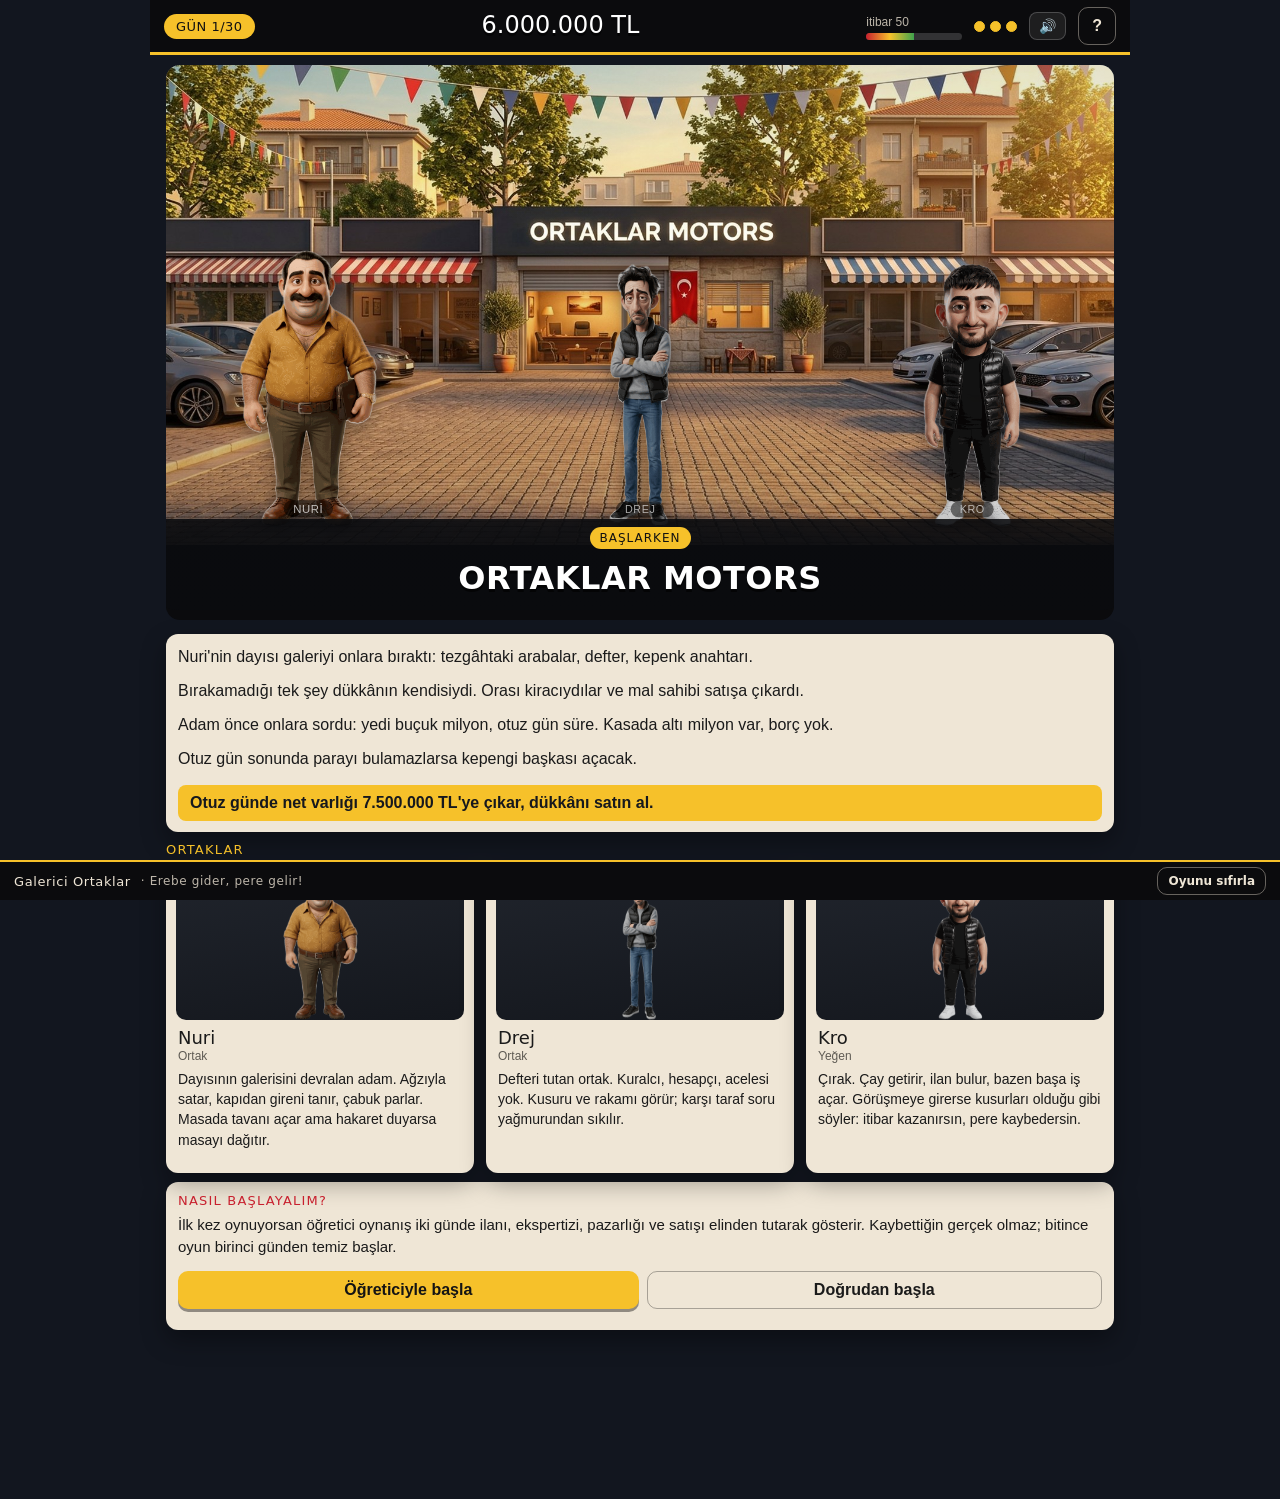
<file: index.html>
<!DOCTYPE html>
<html lang="tr">
<head>
<meta charset="utf-8">
<meta name="viewport" content="width=device-width, initial-scale=1">
<title>Galerici Ortaklar</title>
<meta name="description" content="Sanayide ikinci el galeri isletme ve pazarlik oyunu. 30 gun, bir kasa, uc ortak.">
<meta name="theme-color" content="#F6C12A">
<link rel="icon" href="img/ikon/ikon-32.png" sizes="32x32" type="image/png">
<link rel="apple-touch-icon" href="img/ikon/ikon-192.png">
<link rel="manifest" href="manifest.json">
<link rel="stylesheet" href="style.css">
</head>
<body>

<div id="uygulama"></div>

<!-- Script sirasi sabittir (tasarim/08). ES modulu yok: index.html cift tiklanip file:// altinda calisabilsin. -->
<script src="js/config.js"></script>
<script src="js/rng.js"></script>
<script src="js/yardimci.js"></script>
<script src="data/modeller.js"></script>
<script src="data/replikler.js"></script>
<script src="data/kartlar.js"></script>
<script src="data/rehber.js"></script>
<script src="data/hikaye.js"></script>
<script src="data/sefer.js"></script>
<script src="data/sinav.js"></script>
<script src="data/trendler.js"></script>
<script src="js/araba.js"></script>
<script src="js/ekspertiz.js"></script>
<script src="js/karakterler.js"></script>
<script src="js/pazarlik.js"></script>
<script src="js/musteri.js"></script>
<script src="js/olaylar.js"></script>
<script src="js/sahne.js"></script>
<script src="js/diyalog.js"></script>
<script src="js/hikaye.js"></script>
<script src="js/trend.js"></script>
<script src="js/sefer.js"></script>
<script src="js/konsinye.js"></script>
<script src="js/takas.js"></script>
<script src="js/cek.js"></script>
<script src="js/belge.js"></script>
<script src="js/rehber.js"></script>
<script src="js/gun.js"></script>
<script src="js/state.js"></script>
<script src="js/ses.js"></script>
<script src="js/ekspertiz-sema.js"></script>
<script src="js/grafik.js"></script>
<script src="js/karne.js"></script>
<script src="js/ui.js"></script>
<script src="js/pwa.js"></script>

</body>
</html>
</file>
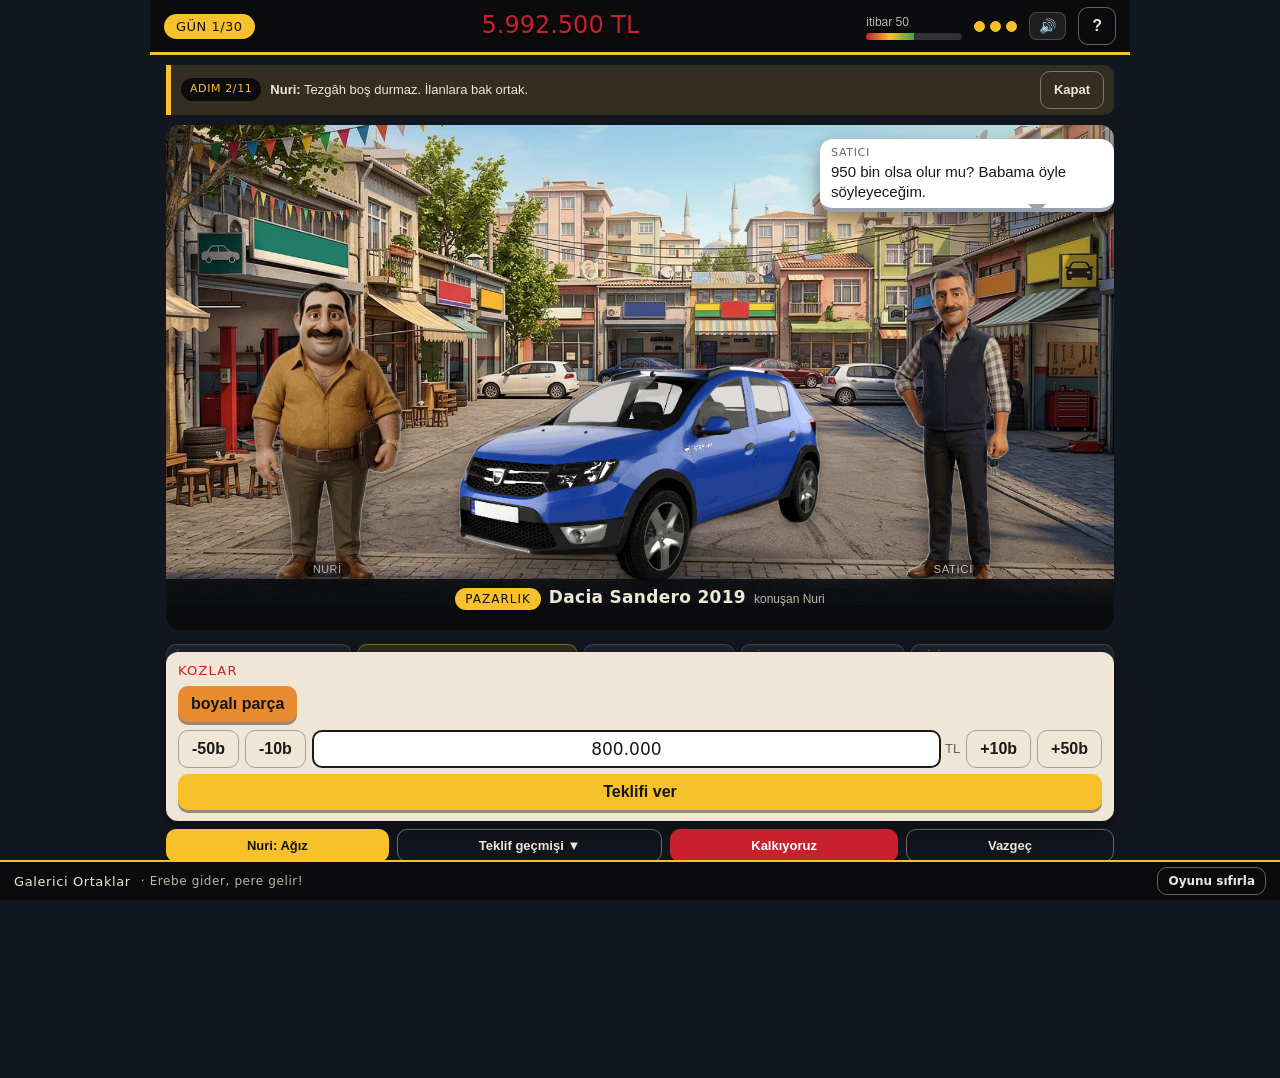
<file: deneme-ekran.html>
<!DOCTYPE html>
<html lang="tr">
<head>
<meta charset="utf-8">
<meta name="viewport" content="width=device-width, initial-scale=1">
<title>Deneme — pazarlık ekranı</title>
<link rel="stylesheet" href="style.css">
</head>
<body>
<div id="uygulama"></div>

<script src="js/config.js"></script>
<script src="js/rng.js"></script>
<script src="js/yardimci.js"></script>
<script src="data/modeller.js"></script>
<script src="data/replikler.js"></script>
<script src="data/kartlar.js"></script>
<script src="data/rehber.js"></script>
<script src="data/hikaye.js"></script>
<script src="data/sefer.js"></script>
<script src="data/sinav.js"></script>
<script src="data/trendler.js"></script>
<script src="js/araba.js"></script>
<script src="js/ekspertiz.js"></script>
<script src="js/karakterler.js"></script>
<script src="js/pazarlik.js"></script>
<script src="js/musteri.js"></script>
<script src="js/olaylar.js"></script>
<script src="js/sahne.js"></script>
<script src="js/diyalog.js"></script>
<script src="js/hikaye.js"></script>
<script src="js/trend.js"></script>
<script src="js/sefer.js"></script>
<script src="js/konsinye.js"></script>
<script src="js/takas.js"></script>
<script src="js/cek.js"></script>
<script src="js/belge.js"></script>
<script src="js/rehber.js"></script>
<script src="js/gun.js"></script>
<script src="js/state.js"></script>
<script src="js/ses.js"></script>
<script src="js/ekspertiz-sema.js"></script>
<script src="js/grafik.js"></script>
<script src="js/karne.js"></script>
<script src="js/ui.js"></script>
<script>
window.addEventListener("load", function () {
  var s = G.durum.yeniOyun(4242);
  G.olaylar.secenekSec(s, 0);
  var ilan = s.ilanlar[0];
  G.ekspertiz.gozKontrol(ilan);
  G.ekspertiz.ekspertizYap(s, ilan, "normal");
  G.pazarlik.alisBaslat(s, ilan.id, "nuri");
  G.pazarlik.alisTeklif(s, Math.round(ilan.istenenFiyat * 0.82 / 10000) * 10000);
  s.ekran = "pazarlik";
  G.ui.ciz();
});
</script>
</body>
</html>
</file>
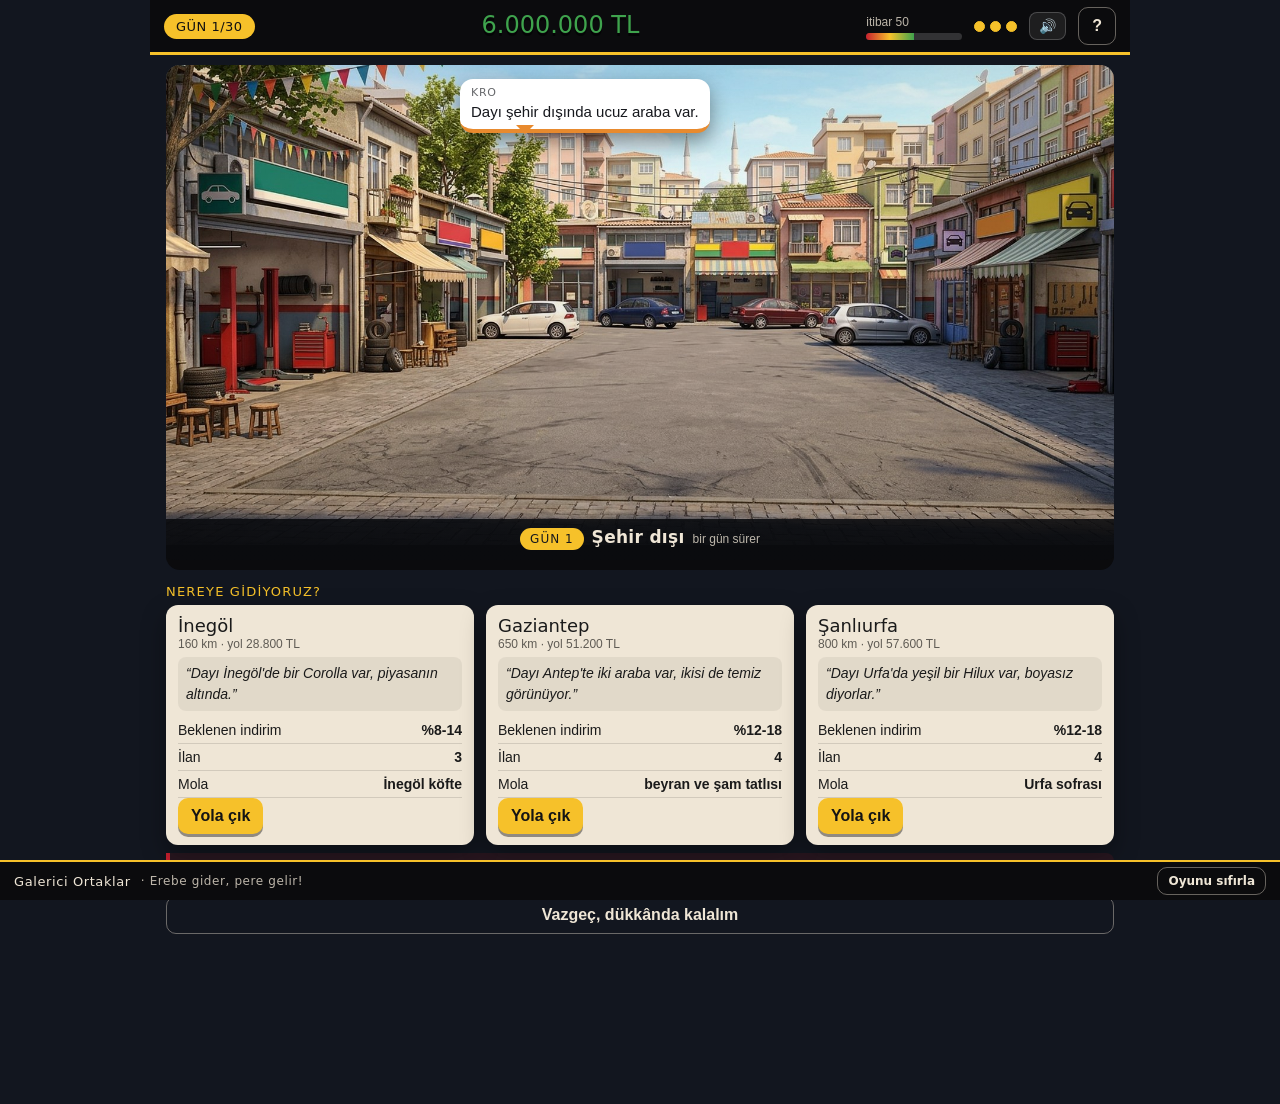
<file: sefer-ekran.html>
<!doctype html><html lang="tr"><head><meta charset="utf-8">
<meta name="viewport" content="width=device-width,initial-scale=1">
<title>Sefer denemesi</title><link rel="stylesheet" href="style.css"></head>
<body><div id="uygulama"></div>
<script src="js/config.js"></script><script src="js/rng.js"></script><script src="js/yardimci.js"></script>
<script src="data/modeller.js"></script><script src="data/replikler.js"></script>
<script src="data/kartlar.js"></script><script src="data/rehber.js"></script>
<script src="data/hikaye.js"></script><script src="data/sefer.js"></script>
<script src="data/sinav.js"></script>
<script src="data/trendler.js"></script>
<script src="js/araba.js"></script><script src="js/ekspertiz.js"></script><script src="js/karakterler.js"></script>
<script src="js/pazarlik.js"></script><script src="js/musteri.js"></script><script src="js/olaylar.js"></script>
<script src="js/sahne.js"></script><script src="js/diyalog.js"></script><script src="js/hikaye.js"></script>
<script src="js/trend.js"></script>
<script src="js/sefer.js"></script>
<script src="js/konsinye.js"></script>
<script src="js/takas.js"></script>
<script src="js/cek.js"></script>
<script src="js/belge.js"></script><script src="js/rehber.js"></script><script src="js/gun.js"></script>
<script src="js/state.js"></script><script src="js/ses.js"></script>
<script src="js/ekspertiz-sema.js"></script>
<script src="js/grafik.js"></script>
<script src="js/karne.js"></script>
<script src="js/ui.js"></script>
<script>
window.addEventListener("load", function () {
  var s = G.durum.yeniOyun(4242);
  s.diyalog = null; s.aktifKart = null; s.aktifHikaye = null;
  s.rehber.acik = false;
  s.faz = "mesai"; s.aksiyon = 3; s.ekran = "dukkan";
  var hedef = (location.hash || "#secim").slice(1);
  if (hedef === "secim") { s.ekran = "seferSecim"; }
  else { G.sefer.baslat(s, "gaziantep"); if (hedef === "yemek") G.sefer.yemek(s); }
  G.ui.ciz();
});
</script></body></html>
</file>
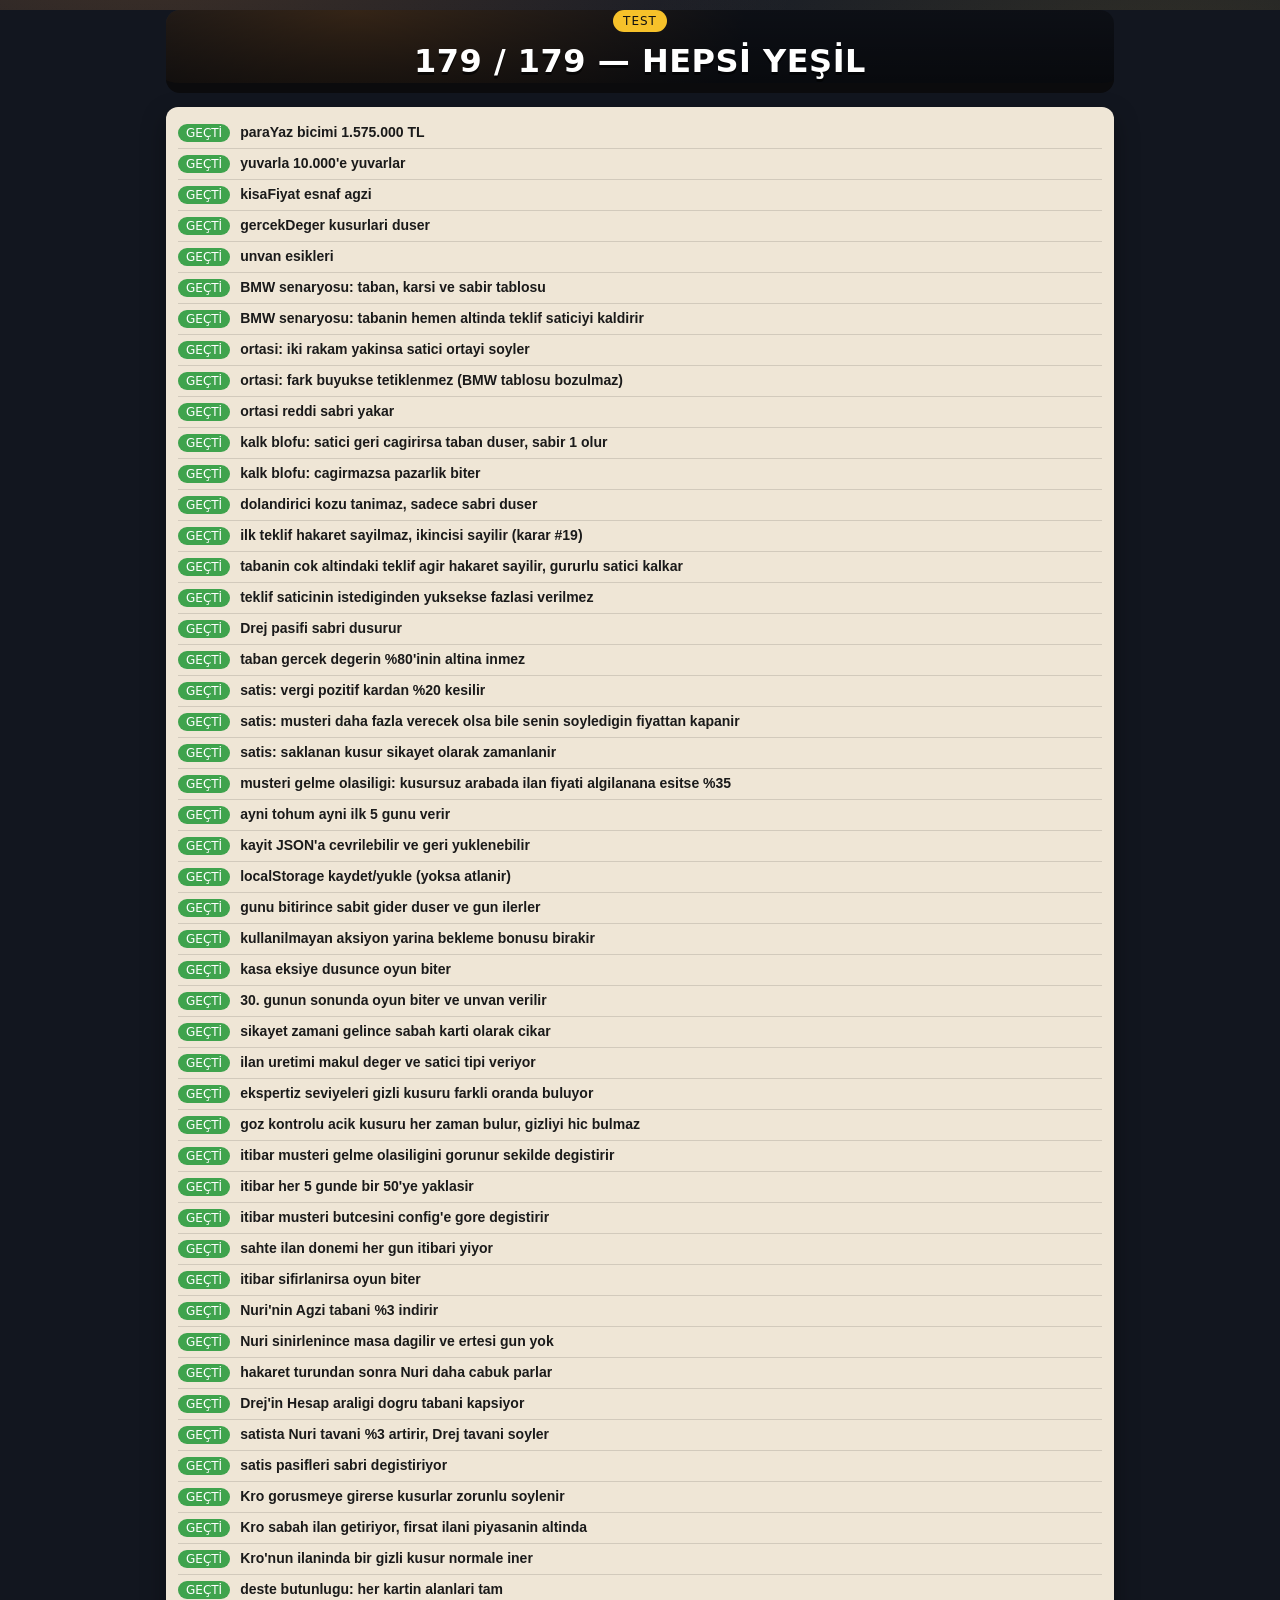
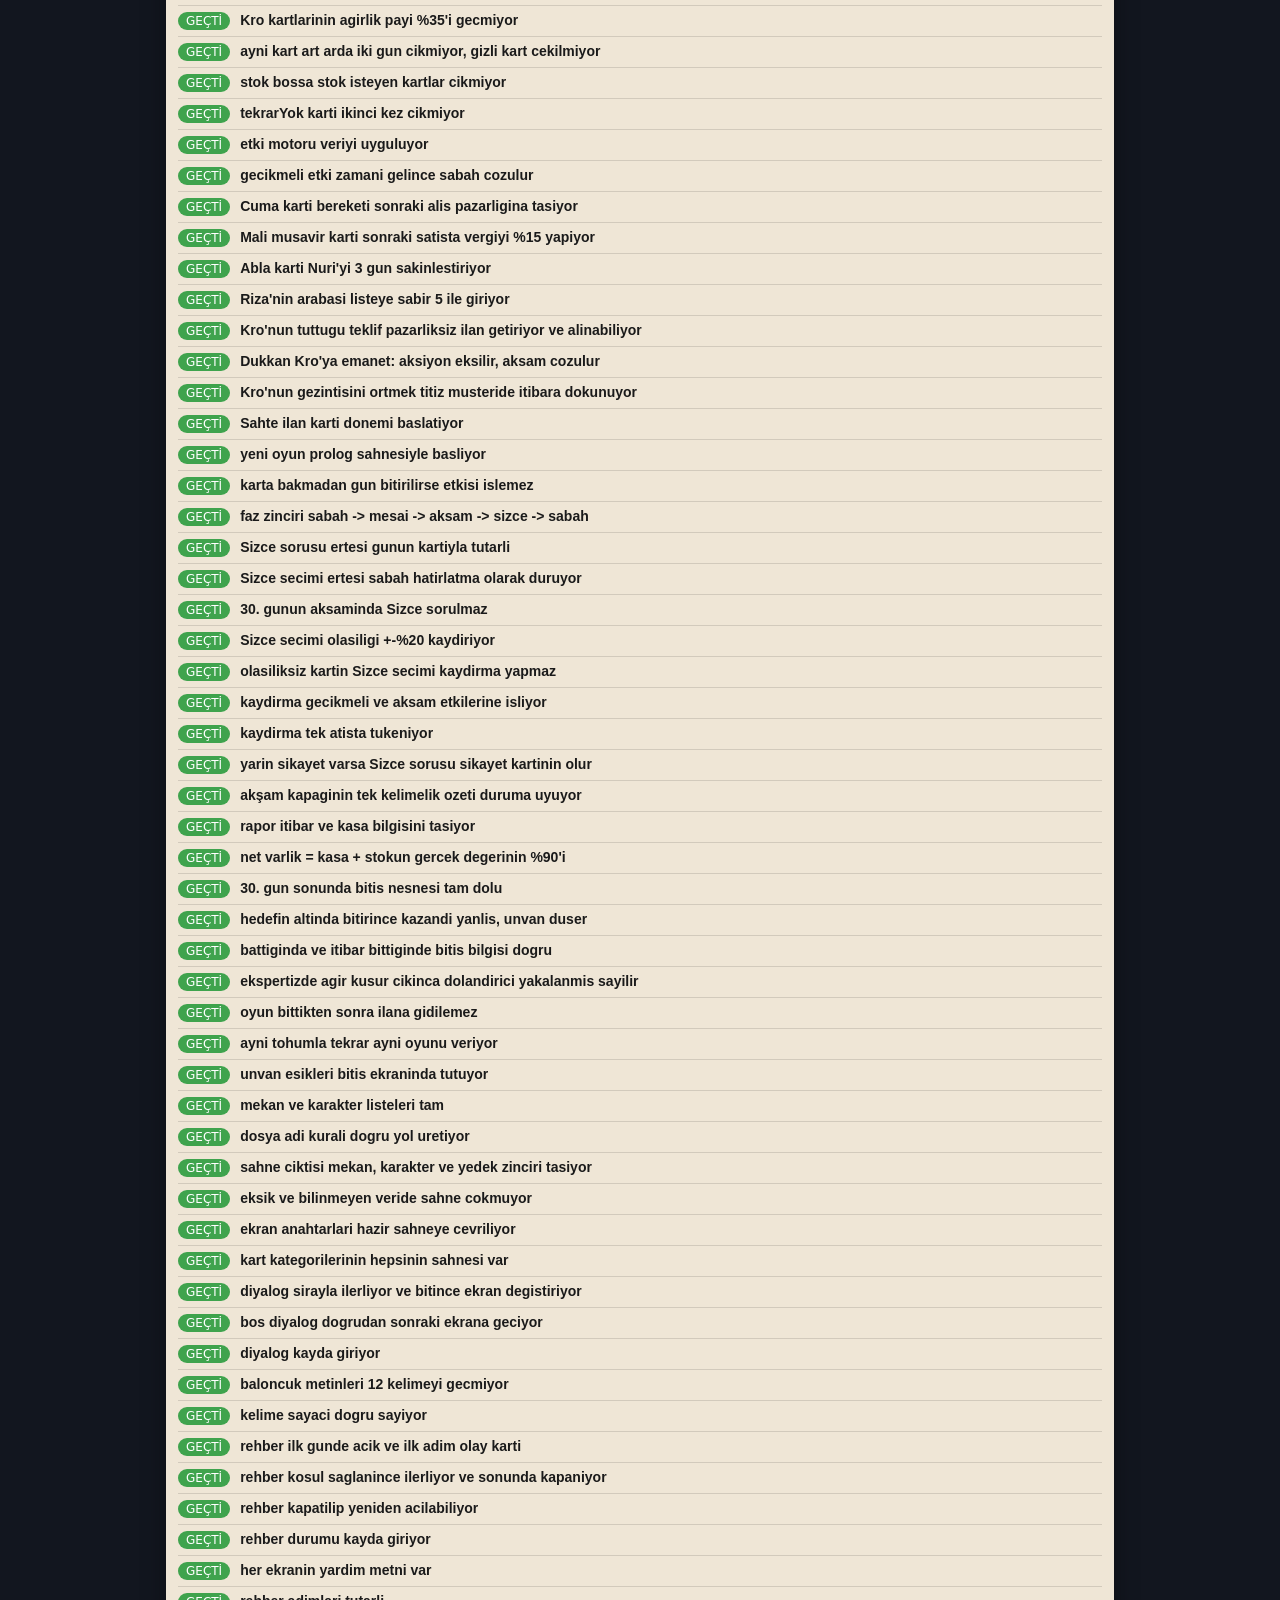
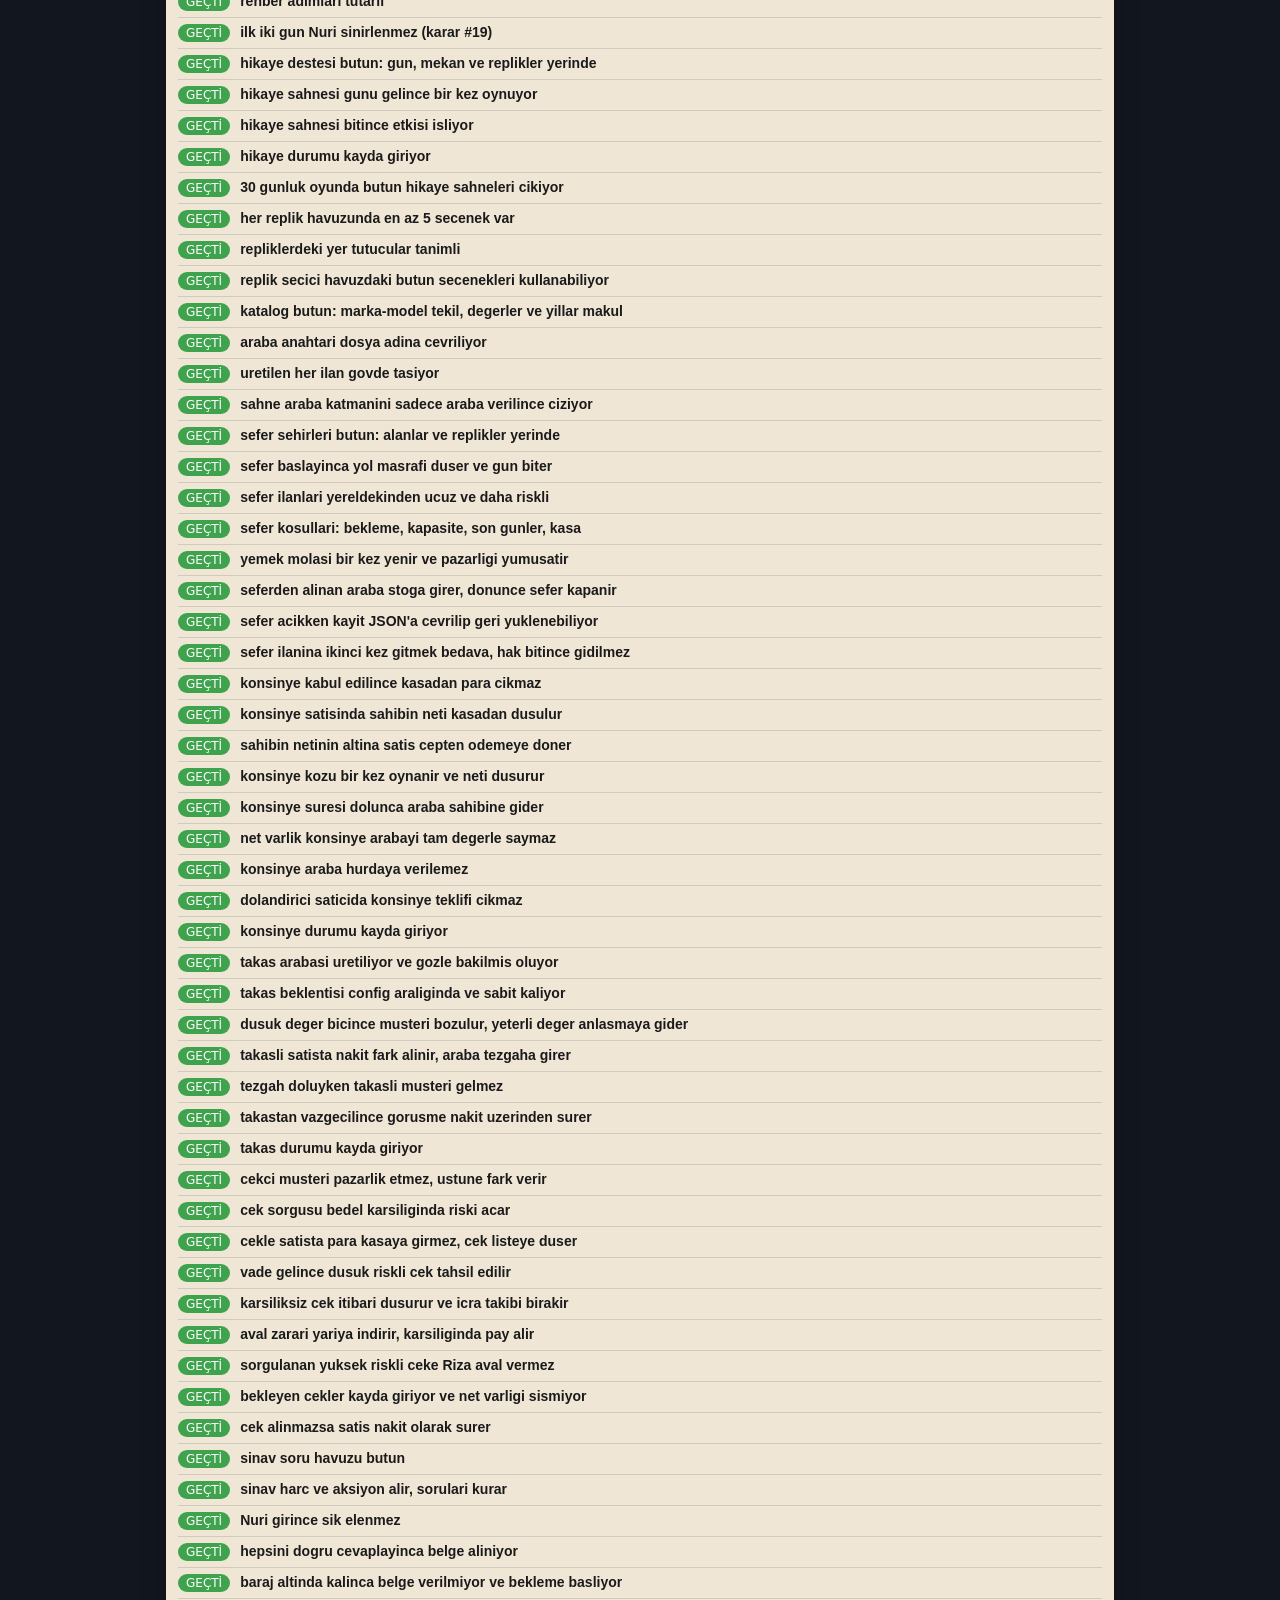
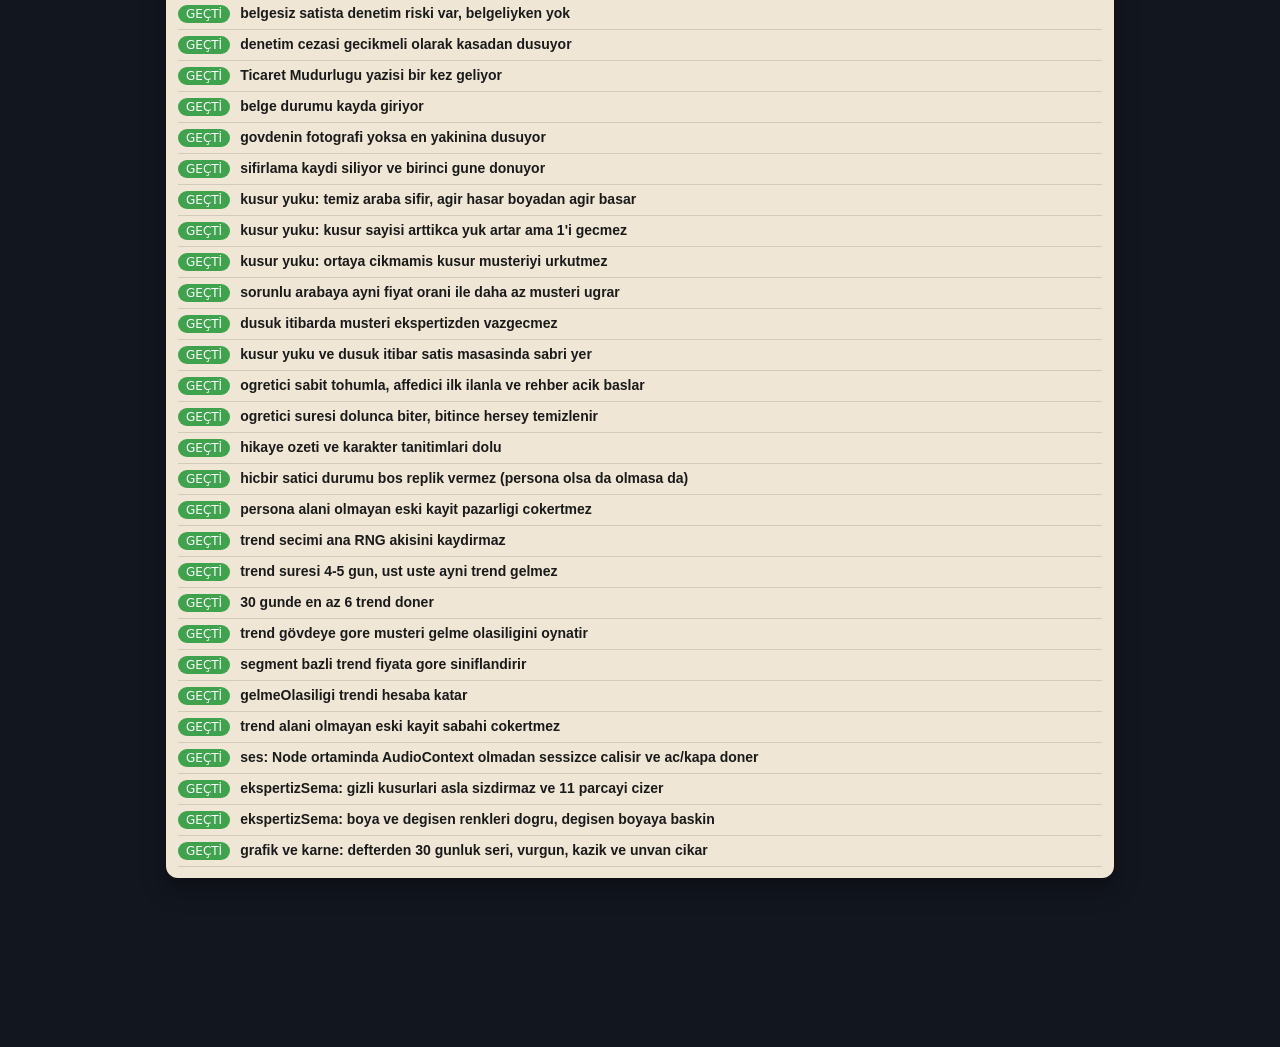
<file: test.html>
<!DOCTYPE html>
<html lang="tr">
<head>
<meta charset="utf-8">
<meta name="viewport" content="width=device-width, initial-scale=1">
<title>Galerici Ortaklar — Testler</title>
<link rel="stylesheet" href="style.css">
<style>
  .test-satir { display: flex; gap: 10px; align-items: baseline; padding: 6px 0; border-bottom: 1px solid var(--cizgi); font-size: 14px; }
  .test-satir .durum { font-family: var(--baslik-font); font-size: 12px; padding: 2px 8px; border-radius: 99px; flex: 0 0 auto; }
  .gecti .durum { background: var(--yesil); color: #fff; }
  .kaldi .durum { background: var(--kirmizi); color: #fff; }
  .test-hata { color: var(--kirmizi); font-size: 13px; }
</style>
</head>
<body>

<div id="uygulama">
  <div class="kapak">
    <div class="etiket">TEST</div>
    <h2 id="ozet">Çalışıyor...</h2>
  </div>
  <div class="kutu" id="sonuclar"></div>
</div>

<!-- ui.js yuklenmez: testler DOM'suz mantigi sinar (tasarim/08) -->
<script src="js/config.js"></script>
<script src="js/rng.js"></script>
<script src="js/yardimci.js"></script>
<script src="data/modeller.js"></script>
<script src="data/replikler.js"></script>
<script src="data/kartlar.js"></script>
<script src="data/rehber.js"></script>
<script src="data/hikaye.js"></script>
<script src="data/sefer.js"></script>
<script src="data/sinav.js"></script>
<script src="data/trendler.js"></script>
<script src="js/araba.js"></script>
<script src="js/ekspertiz.js"></script>
<script src="js/karakterler.js"></script>
<script src="js/pazarlik.js"></script>
<script src="js/musteri.js"></script>
<script src="js/olaylar.js"></script>
<script src="js/sahne.js"></script>
<script src="js/diyalog.js"></script>
<script src="js/hikaye.js"></script>
<script src="js/trend.js"></script>
<script src="js/sefer.js"></script>
<script src="js/konsinye.js"></script>
<script src="js/takas.js"></script>
<script src="js/cek.js"></script>
<script src="js/belge.js"></script>
<script src="js/rehber.js"></script>
<script src="js/gun.js"></script>
<script src="js/state.js"></script>
<script src="js/ses.js"></script>
<script src="js/ekspertiz-sema.js"></script>
<script src="js/grafik.js"></script>
<script src="js/karne.js"></script>
<script src="js/test.js"></script>
<script>
(function () {
  var sonuclar = G.testKos();
  var gecen = 0, html = "";
  for (var i = 0; i < sonuclar.length; i++) {
    var s = sonuclar[i];
    if (s.gecti) gecen++;
    html += '<div class="test-satir ' + (s.gecti ? "gecti" : "kaldi") + '">' +
      '<span class="durum">' + (s.gecti ? "GEÇTİ" : "KALDI") + "</span>" +
      "<span><b>" + s.ad + "</b>" +
      (s.gecti ? "" : '<div class="test-hata">' + s.hata + "</div>") +
      "</span></div>";
  }
  document.getElementById("sonuclar").innerHTML = html;
  document.getElementById("ozet").textContent = gecen + " / " + sonuclar.length +
    (gecen === sonuclar.length ? " — HEPSİ YEŞİL" : " — KALAN VAR");
  if (gecen !== sonuclar.length) {
    console.error("Kalan testler:", sonuclar.filter(function (s) { return !s.gecti; }));
  }
})();
</script>

</body>
</html>
</file>
<file: style.css>
/* style.css — gorsel yon: dizinin kapak sablonu (karar #9, tasarim/07).
   Font dosyasi henuz yok; sistem font yigini kullaniliyor (internetsiz calisir).
   img/ klasoru bos oldugu icin arka planlar CSS gradyani. */

:root {
  --sari: #F6C12A;
  --kirmizi: #C8202E;
  --yesil: #3FA34D;
  --gece: #12161F;
  --komur: #0B0B0D;
  --bej: #EFE6D6;
  --turuncu: #E88A2E;
  --beyaz: #FFFFFF;

  --metin: #1A1A1A;
  --cizgi: rgba(0, 0, 0, .12);
  --baslik-font: "Arial Black", "Haettenschweiler", "Franklin Gothic Heavy", Impact, system-ui, sans-serif;
  --govde-font: "Segoe UI", Roboto, "Helvetica Neue", Arial, sans-serif;
}

* { box-sizing: border-box; }

html, body {
  margin: 0;
  padding: 0;
  background: var(--gece);
  color: var(--bej);
  font-family: var(--govde-font);
  font-size: 16px;
  -webkit-text-size-adjust: 100%;
}

/* Gece sanayi / sicak ic mekan hissi: fotograf gelene kadar gradyan yer tutucu */
body::before {
  content: "";
  position: fixed;
  inset: 0;
  background:
    radial-gradient(1100px 520px at 12% -8%, rgba(232, 138, 46, .20), transparent 60%),
    radial-gradient(900px 480px at 92% 8%, rgba(246, 193, 42, .12), transparent 60%),
    linear-gradient(180deg, #161b26 0%, #10141c 55%, #0b0d12 100%);
  z-index: -1;
}

#uygulama {
  max-width: 980px;
  margin: 0 auto;
  /* Alttaki bosluk hem alt serit hem de yapiskan eylem seridi icin:
     yoksa sayfanin son kutusu seridin altinda kaliyor (Adim 21'de yakalandi). */
  padding: 0 16px 160px;
}

/* ---------- ust bar ---------- */

.ustbar {
  position: sticky;
  top: 0;
  z-index: 5;
  display: flex;
  align-items: center;
  gap: 12px;
  padding: 7px 14px;
  margin: 0 -16px 10px;
  background: var(--komur);
  border-bottom: 3px solid var(--sari);
}

.ustbar-sol { flex: 0 0 auto; }
.ustbar-orta { flex: 1 1 auto; text-align: center; }
.ustbar-sag { flex: 0 0 auto; display: flex; align-items: center; gap: 12px; }

.gun-etiket {
  display: inline-block;
  background: var(--sari);
  color: #111;
  font-family: var(--baslik-font);
  font-size: 13px;
  letter-spacing: .5px;
  padding: 5px 12px;
  border-radius: 999px;
}

.kasa {
  font-family: var(--baslik-font);
  font-size: clamp(17px, 3.2vw, 24px);
  color: var(--beyaz);
  text-shadow: 0 3px 0 rgba(0, 0, 0, .55);
  line-height: 1.05;
}

.kucuk { font-size: 12px; opacity: .78; }
.orta { text-align: center; }

.itibar-kutu { min-width: 96px; }
.itibar-cubuk {
  height: 7px;
  background: rgba(255, 255, 255, .16);
  border-radius: 99px;
  overflow: hidden;
  margin-top: 3px;
}
.itibar-cubuk i {
  display: block;
  height: 100%;
  background: linear-gradient(90deg, var(--kirmizi), var(--sari), var(--yesil));
}

.noktalar { display: flex; gap: 5px; }
.nokta {
  width: 11px; height: 11px;
  border-radius: 99px;
  background: rgba(255, 255, 255, .18);
  border: 1px solid rgba(255, 255, 255, .25);
}
.nokta.dolu { background: var(--sari); border-color: var(--sari); }

/* ---------- genel yerlesim ---------- */

.icerik { display: block; }

.bolum-baslik {
  font-family: var(--baslik-font);
  font-size: 13px;
  letter-spacing: 1.2px;
  color: var(--sari);
  margin: 10px 0 6px;
}

.bos {
  padding: 14px;
  border: 1px dashed rgba(239, 230, 214, .3);
  border-radius: 10px;
  font-size: 14px;
  opacity: .8;
}

.serit-haber {
  background: rgba(0, 0, 0, .35);
  border-left: 4px solid var(--turuncu);
  padding: 6px 10px;
  border-radius: 0 10px 10px 0;
  font-size: 14px;
}
.serit-haber div + div { margin-top: 3px; }

/* Piyasa trendi seridi (js/trend.js): tezgahta her gun gorunur */
.trend-serit {
  display: flex;
  align-items: center;
  gap: 8px;
  margin-bottom: 7px;
  padding: 5px 10px;
  border-radius: 10px;
  background: rgba(63, 163, 77, .16);
  border-left: 4px solid var(--yesil, #3FA34D);
  font-size: 14px;
}
.trend-rozet {
  font-size: 11px;
  font-weight: 700;
  letter-spacing: .06em;
  padding: 2px 7px;
  border-radius: 99px;
  background: var(--yesil, #3FA34D);
  color: #0f1115;
}
.trend-etiket { font-weight: 700; }
.trend-kalan { margin-left: auto; opacity: .75; font-size: 13px; }

.kart-liste {
  display: grid;
  grid-template-columns: repeat(auto-fill, minmax(230px, 1fr));
  gap: 12px;
}

.kart, .kutu {
  background: var(--bej);
  color: var(--metin);
  border-radius: 12px;
  padding: 11px 12px;
  box-shadow: 0 10px 24px rgba(0, 0, 0, .35);
}

.kutu { margin: 9px 0; }
.kutu .bolum-baslik { color: var(--kirmizi); margin-top: 0; }
.kutu .kucuk { opacity: .7; }

.kart-baslik {
  font-family: var(--baslik-font);
  font-size: 18px;
  line-height: 1.15;
}

.satir {
  display: flex;
  justify-content: space-between;
  gap: 10px;
  padding: 5px 0;
  border-bottom: 1px solid var(--cizgi);
  font-size: 14px;
}
.satir:last-child { border-bottom: 0; }
.satir.toplam { font-weight: 700; border-top: 2px solid var(--metin); border-bottom: 0; }
.satir.bilinmeyen { opacity: .65; font-style: italic; }

.kar { color: #1f7a33; }
.zarar { color: var(--kirmizi); }

.istenen {
  font-family: var(--baslik-font);
  font-size: 22px;
  margin: 6px 0;
}
.istenen.buyuk { font-size: 32px; color: var(--beyaz); text-shadow: 0 3px 0 rgba(0, 0, 0, .5); }

.iddia {
  font-style: italic;
  background: rgba(0, 0, 0, .06);
  border-radius: 8px;
  padding: 6px 8px;
  margin: 6px 0;
  font-size: 14px;
}

.rozet {
  display: inline-block;
  margin-top: 8px;
  background: var(--turuncu);
  color: #1a1a1a;
  font-size: 12px;
  font-weight: 700;
  padding: 3px 9px;
  border-radius: 99px;
}

.uyari {
  margin-top: 8px;
  background: rgba(200, 32, 46, .12);
  border-left: 4px solid var(--kirmizi);
  padding: 7px 9px;
  border-radius: 0 8px 8px 0;
  font-size: 13px;
  color: #7c1420;
}

.mesaj {
  margin: 8px 0;
  background: rgba(0, 0, 0, .07);
  border-left: 4px solid var(--turuncu);
  padding: 7px 9px;
  border-radius: 0 8px 8px 0;
  font-size: 14px;
}

.etiket {
  display: inline-block;
  background: var(--sari);
  color: #111;
  font-family: var(--baslik-font);
  font-size: 12px;
  letter-spacing: 1px;
  padding: 4px 10px;
  border-radius: 999px;
  margin-bottom: 8px;
}

.bant {
  background: var(--kirmizi);
  color: var(--beyaz);
  font-family: var(--baslik-font);
  font-size: 15px;
  letter-spacing: .6px;
  padding: 8px 12px;
  margin: 10px -14px;
  text-align: center;
}

/* ---------- kapak sablonu ---------- */

/* Sahne (karar #17): arka plan gorseli + onunde karakterler + baloncuk */
.sahne {
  position: relative;
  display: block;
  width: 100%;
  height: min(54vh, 480px);
  min-height: 150px;
  overflow: hidden;
  background: #11141B;
  cursor: pointer;
}
.mekan { position: absolute; inset: 0; z-index: 0; }
.mekan-foto { position: absolute; inset: 0; width: 100%; height: 100%; object-fit: cover; object-position: center 62%; display: block; }
.sahne[data-mekan="galeri-onu"] .mekan-foto { object-position: center 42%; }
.mekan-ad {
  position: absolute;
  left: 50%;
  top: 34%;
  transform: translate(-50%, -50%);
  font-family: var(--baslik-font);
  font-size: clamp(15px, 2.2vw, 26px);
  letter-spacing: 3px;
  text-transform: uppercase;
  color: rgba(255, 255, 255, .20);
  white-space: nowrap;
}
.sahne-araba {
  position: absolute;
  left: 50%;
  bottom: 20px;
  width: 50%;
  height: 46%;
  transform: translateX(-50%);
  z-index: 2;
}
/* Arabanin lastikleri altina gercekci zemin golgesi: fotoya yapistirilmis gibi durmasin */
.sahne-araba::before {
  content: "";
  position: absolute;
  left: 50%;
  bottom: -2%;
  width: 88%;
  height: 22%;
  transform: translateX(-50%);
  background: radial-gradient(ellipse at center, rgba(0, 0, 0, .62) 0%, rgba(0, 0, 0, .28) 50%, transparent 75%);
  filter: blur(4px);
  pointer-events: none;
  z-index: 0;
}
.araba-foto {
  position: relative;
  z-index: 1;
  width: 100%;
  height: 100%;
  object-fit: contain;
  object-position: bottom center;
  display: block;
  filter: contrast(1.07) saturate(1.08) brightness(1.02) drop-shadow(0 3px 5px rgba(0, 0, 0, .32));
}
.sahne[data-mekan="galeri-onu"] .araba-foto,
.sahne[data-mekan="sanayi-avlu"] .araba-foto {
  filter: contrast(1.08) saturate(1.10) sepia(.07) brightness(1.01) drop-shadow(0 3px 5px rgba(0, 0, 0, .34));
}
.sahne-kisiler { position: absolute; inset: 0; z-index: 3; }
/* Uc kisi yan yana dizilince ortadaki figur tabelanin onune geliyor: hepsi birden
   kuculup kenarlara aciliyor. Tek ve iki kisilik sahneler eski olcusunde kaliyor. */
.sahne-kisiler.uclu .karakter { height: 56%; }
.sahne-kisiler.uclu .karakter.sol { left: 2%; }
.sahne-kisiler.uclu .karakter.sag { right: 2%; }
.karakter {
  position: absolute;
  bottom: 18px;
  height: 65%;
  width: 26%;
  transform-origin: bottom center;
  transition: filter .18s ease, transform .18s ease;
}
.karakter::before {
  content: "";
  position: absolute;
  left: 50%;
  bottom: -4px;
  width: 62%;
  height: 16px;
  transform: translateX(-50%);
  background: radial-gradient(ellipse at center, rgba(0, 0, 0, .52) 0%, rgba(0, 0, 0, .22) 52%, transparent 78%);
  filter: blur(3px);
  pointer-events: none;
}
.karakter.adsiz::before { display: none; }
.karakter.sol { left: 4%; }
.karakter.orta { left: 37%; }
.karakter.sag { right: 4%; }
.karakter .siluet,
.karakter-foto {
  /* Herkes ayni boyda dursun: olcu yukseklikten alinir, genislik oranla gelir.
     Yoksa Nuri gibi genis duran bir kesim, Drej gibi ince duranin yarisi kadar gorunuyor. */
  position: absolute;
  bottom: 0;
  left: 50%;
  transform: translateX(-50%);
  height: 100%;
  width: auto;
  max-width: 185%;
  object-fit: contain;
  object-position: bottom center;
  display: block;
  /* Fotograf kesimleri sahnenin uzerinde yuzer gibi durmasin */
  filter: contrast(1.03) saturate(1.04) drop-shadow(0 5px 8px rgba(0, 0, 0, .38));
}
.sahne[data-mekan="gece-sanayi"] .karakter-foto {
  filter: brightness(.95) sepia(.10) saturate(1.06) drop-shadow(0 5px 10px rgba(0, 0, 0, .48));
}
.sahne[data-mekan="gece-sokak"] .karakter-foto {
  filter: brightness(.90) contrast(1.06) drop-shadow(0 5px 12px rgba(0, 0, 0, .52));
}
.karakter.geride { filter: brightness(.92) saturate(.96); transform: scale(.98); }
.karakter.konusan { filter: contrast(1.03) saturate(1.04); transform: scale(1.03); z-index: 3; }
.karakter.adsiz { height: auto; bottom: 16%; }
.karakter.adsiz .karakter-ad { position: static; transform: none; display: inline-block; }
.karakter-ad {
  position: absolute;
  bottom: 10px;
  left: 50%;
  transform: translateX(-50%);
  font-size: 11px;
  letter-spacing: .6px;
  text-transform: uppercase;
  color: rgba(255, 255, 255, .7);
  background: rgba(0, 0, 0, .5);
  padding: 2px 9px;
  border-radius: 99px;
  white-space: nowrap;
}
/* Tam kare karakter gorseli: yuklenirse mekan ve siluetler gizlenir */
.portre-foto {
  position: absolute;
  inset: 0;
  width: 100%;
  height: 100%;
  object-fit: cover;
  object-position: center 30%;
  z-index: 2;
  display: block;
}
.sahne.portreli .mekan,
.sahne.portreli .sahne-kisiler { display: none; }

.sahne-perde {
  position: absolute;
  inset: 0;
  z-index: 1;
  pointer-events: none;
  background: linear-gradient(180deg, rgba(0,0,0,.10) 0%, rgba(0,0,0,0) 36%, rgba(0,0,0,.28) 100%);
}
.kapak-ic {
  position: relative;
  z-index: 4;
  width: 100%;
  padding: 8px 14px 10px;
  text-align: center;
  background: linear-gradient(180deg, rgba(10,11,14,.88), rgba(10,11,14,.98));
  margin-top: -26px;
}
.kapak-ic .bant { margin-left: -16px; margin-right: -16px; }
.tek-satir {
  display: flex;
  align-items: baseline;
  justify-content: center;
  flex-wrap: wrap;
  gap: 8px;
  font-size: 15px;
}
.tek-satir b { font-family: var(--baslik-font); font-size: 17px; letter-spacing: .3px; }
.tek-satir .etiket { margin: 0; }

/* Konusma baloncuklari: replik karakterin agzindan cikar (Eren'in istegi) */
.sahne-konusma { position: absolute; inset: 0; z-index: 5; pointer-events: none; }
.baloncuk {
  position: absolute;
  top: 3%;
  transform: translateX(-50%);
  max-width: 36%;
  min-width: 120px;
  background: #FFFFFF;
  color: #16181D;
  border-radius: 13px;
  padding: 7px 11px;
  font-size: clamp(12px, 1.35vw, 15px);
  line-height: 1.3;
  text-align: left;
  box-shadow: 0 8px 20px rgba(0, 0, 0, .42);
  border-bottom: 4px solid #D9D3C6;
}
.baloncuk.sol { left: 31%; }
.baloncuk.orta { left: 50%; }
.baloncuk.sag { left: 69%; }
.baloncuk::after {
  content: "";
  position: absolute;
  bottom: -14px;
  left: 50%;
  margin-left: -9px;
  border: 9px solid transparent;
  border-top-color: #D9D3C6;
}
.baloncuk.sol::after { left: 26%; }
.baloncuk.sag::after { left: 74%; }
.baloncuk .kim {
  display: block;
  font-family: var(--baslik-font);
  font-size: 11px;
  letter-spacing: .7px;
  text-transform: uppercase;
  opacity: .65;
  margin-bottom: 2px;
}
.baloncuk.nuri { border-bottom-color: var(--sari); }
.baloncuk.nuri::after { border-top-color: var(--sari); }
.baloncuk.drej { border-bottom-color: #4E6490; }
.baloncuk.drej::after { border-top-color: #4E6490; }
.baloncuk.kro { border-bottom-color: var(--turuncu); }
.baloncuk.kro::after { border-top-color: var(--turuncu); }
.baloncuk.satici, .baloncuk.musteri { border-bottom-color: #9AA2AE; }
.baloncuk.satici::after, .baloncuk.musteri::after { border-top-color: #9AA2AE; }
.baloncuk.kizgin { background: #FFF1F1; }
@media (max-width: 540px) {
  .baloncuk, .baloncuk.sol, .baloncuk.orta, .baloncuk.sag {
    left: 50%;
    max-width: 88%;
    min-width: 0;
    padding: 6px 9px;
    font-size: 12px;
    border-radius: 10px;
  }
  .rakam-oge { flex: 1 1 44%; min-width: 0; }
  .altserit { padding: 4px 12px; font-size: 11px; white-space: nowrap; overflow: hidden; }
  .altserit .kucuk { display: none; }
  .eylem-serit { bottom: 30px; }
  .baloncuk .kim { font-size: 9px; }
}

.kapak {
  position: relative;
  overflow: hidden;
  display: block;
  margin: 10px 0 14px;
  border-radius: 14px;
  background:
    linear-gradient(180deg, rgba(0, 0, 0, .45), rgba(0, 0, 0, .65)),
    radial-gradient(600px 300px at 20% 0%, rgba(232, 138, 46, .35), transparent 65%),
    #171c27;
  border-bottom: 10px solid var(--komur);
  text-align: center;
}
.kapak h2 {
  font-family: var(--baslik-font);
  font-size: clamp(19px, 3.6vw, 32px);
  color: var(--beyaz);
  text-shadow: 0 3px 0 rgba(0, 0, 0, .6);
  margin: 2px 0 3px;
  letter-spacing: .5px;
  text-transform: uppercase;
}
.kapak .bant { margin-left: -16px; margin-right: -16px; }
.kucuk-kapak h2 { font-size: clamp(17px, 3vw, 26px); }

/* Baslangic rehberi */
.rehber-bant {
  display: flex;
  align-items: center;
  gap: 9px;
  background: rgba(246, 193, 42, .14);
  border-left: 5px solid var(--sari);
  border-radius: 0 10px 10px 0;
  padding: 6px 10px;
  margin: 0 0 8px;
  font-size: 13px;
  line-height: 1.35;
}
.rehber-bant.drej { background: rgba(110, 134, 184, .16); border-left-color: #6E86B8; }
.rehber-bant.kro { background: rgba(232, 138, 46, .16); border-left-color: var(--turuncu); }
.rehber-etiket {
  flex: 0 0 auto;
  font-family: var(--baslik-font);
  font-size: 11px;
  letter-spacing: .6px;
  background: var(--komur);
  color: var(--sari);
  padding: 4px 9px;
  border-radius: 99px;
}
.rehber-metin { flex: 1 1 auto; }
.rehber-kapat { flex: 0 0 auto; padding: 6px 10px; font-size: 12px; }
.yardim-btn { padding: 5px 12px; font-weight: 800; font-size: 15px; }
.yardim-kart { border-left: 5px solid var(--sari); }

/* Faz B: rakam seridi ve detay kutusu */
.rakam-serit {
  display: flex;
  flex-wrap: wrap;
  gap: 5px;
  margin: 8px 0;
}
.rakam-oge {
  flex: 1 1 auto;
  min-width: 92px;
  background: rgba(239, 230, 214, .08);
  border: 1px solid rgba(239, 230, 214, .16);
  border-radius: 10px;
  padding: 5px 9px;
  display: flex;
  flex-direction: column;
  gap: 0;
}
.rakam-oge i {
  font-style: normal;
  font-size: 11px;
  letter-spacing: .4px;
  text-transform: uppercase;
  opacity: .6;
}
.rakam-oge b { font-size: 14px; }
.rakam-oge.vurgu { background: rgba(246, 193, 42, .14); border-color: rgba(246, 193, 42, .4); }
.rakam-oge.vurgu b { color: var(--sari); }
.rakam-oge.zarar b, .rakam-oge.kizgin b { color: #FF8F97; }
.rakam-oge.kar b, .rakam-oge.sakin b { color: #7FD68C; }
.rakam-oge.gergin b { color: var(--turuncu); }

.detay { margin: 4px 0 8px; }
.detay-btn { font-size: 13px; padding: 7px 12px; }
.detay-ic { margin-top: 8px; }
.mesaj.kisa { margin: 8px 0; font-size: 13px; }

/* Pazarlik ve satis kontrolleri ekranda kalsin (Adim 16) */
.eylem-serit {
  position: sticky;
  bottom: 38px;
  z-index: 6;
  padding-top: 8px;
  background: linear-gradient(180deg, rgba(18, 22, 31, 0) 0%, rgba(18, 22, 31, .94) 18%, rgba(18, 22, 31, .98) 100%);
}
.eylem-serit .kutu { margin: 0 0 7px; }
.eylem-serit .ana-butonlar { margin: 0 0 6px; }
.teklif-birim {
  flex: 0 0 auto;
  font-size: 13px;
  opacity: .65;
  margin-left: -2px;
}
.kapanis.orta { text-align: center; margin: 14px 0; }
.yardim-kart div + div { margin-top: 4px; }
.yardim-rehber {
  margin-top: 8px;
  padding-top: 8px;
  border-top: 1px solid rgba(0, 0, 0, .14);
  font-size: 13px;
  opacity: .9;
}

/* oyun sonu kapagi */
.bitis-kapak {
  background:
    linear-gradient(180deg, rgba(0, 0, 0, .40), rgba(0, 0, 0, .75)),
    radial-gradient(600px 300px at 50% 0%, rgba(200, 32, 46, .30), transparent 68%),
    #15161d;
}
.bitis-kapak.kazandi {
  background:
    linear-gradient(180deg, rgba(0, 0, 0, .35), rgba(0, 0, 0, .68)),
    radial-gradient(620px 320px at 50% 0%, rgba(246, 193, 42, .38), transparent 68%),
    #1a1811;
}
.bitis-kapak h2 { font-size: clamp(22px, 5vw, 38px); }

/* "Sizce?" kapagi: gun sonunun imza ekrani (tasarim/07) */
.sizce-kapak {
  background:
    linear-gradient(180deg, rgba(0, 0, 0, .35), rgba(0, 0, 0, .72)),
    radial-gradient(520px 280px at 25% 5%, rgba(246, 193, 42, .30), transparent 65%),
    #15131c;
}
.sizce-kapak .bant { font-size: 17px; }

.hatirlatma {
  font-style: italic;
  font-size: 13px;
  opacity: .75;
  border-left: 3px solid var(--sari);
  padding-left: 8px;
  margin-bottom: 8px;
}

/* olay karti: kapak sablonunun kucuk hali (tasarim/07) */
.hikaye-kapak .etiket { background: var(--kirmizi); color: #fff; }

.olay-kapak {
  background:
    linear-gradient(180deg, rgba(0, 0, 0, .35), rgba(0, 0, 0, .7)),
    radial-gradient(500px 260px at 80% 10%, rgba(200, 32, 46, .35), transparent 65%),
    #1a1420;
}
.diyalog-tiklama {
  position: absolute;
  inset: 0;
  z-index: 3;
  background: transparent;
  border: 0;
  padding: 0;
  cursor: pointer;
  pointer-events: auto;
}
.devam-isaret {
  position: absolute;
  right: 12px;
  bottom: 10px;
  z-index: 5;
  background: rgba(0, 0, 0, .55);
  color: var(--bej);
  font-size: 12px;
  letter-spacing: .5px;
  padding: 4px 10px;
  border-radius: 99px;
  pointer-events: none;
}

.kart-metin {
  margin: 4px 0 12px;
  font-size: 15px;
  line-height: 1.5;
}

.buyuk-sayi {
  font-family: var(--baslik-font);
  font-size: clamp(21px, 4.4vw, 32px);
  color: var(--beyaz);
  text-shadow: 0 3px 0 rgba(0, 0, 0, .55);
  margin: 2px 0;
}
.kutu .buyuk-sayi { color: var(--metin); text-shadow: none; }

/* ---------- butonlar ---------- */

.btn {
  font: inherit;
  font-weight: 700;
  cursor: pointer;
  border: 0;
  border-radius: 10px;
  padding: 9px 13px;
  background: #2a3040;
  color: var(--bej);
  box-shadow: 0 3px 0 rgba(0, 0, 0, .4);
}
.btn:hover:not(:disabled) { filter: brightness(1.12); }
.btn:active:not(:disabled) { transform: translateY(2px); box-shadow: 0 1px 0 rgba(0, 0, 0, .4); }
.btn:disabled { opacity: .45; cursor: not-allowed; }

.sari-btn { background: var(--sari); color: #141414; }
.kirmizi-btn { background: var(--kirmizi); color: #fff; }
.yesil-btn { background: var(--yesil); color: #fff; }
.nuri-btn { background: var(--sari); color: #141414; }
.drej-btn { background: #28344d; color: var(--bej); }
.koz-btn { background: var(--turuncu); color: #141414; }
.kro-btn { background: var(--turuncu); color: #141414; }
.soluk { opacity: .55; }
.soluk:hover { opacity: .8; }
.ince {
  background: transparent;
  border: 1px solid rgba(239, 230, 214, .4);
  box-shadow: none;
  font-weight: 600;
}
.kutu .ince { border-color: rgba(0, 0, 0, .3); color: var(--metin); }
.genis { width: 100%; margin-top: 6px; }

.btn-satir { display: flex; flex-wrap: wrap; gap: 7px; margin: 8px 0; }
.ana-butonlar { display: flex; flex-wrap: wrap; gap: 8px; margin: 10px 0; }
.ana-butonlar .btn { flex: 1 1 auto; min-width: 140px; }
.ana-butonlar.ince-satir { margin: 8px 0; }
.ana-butonlar.ince-satir .btn { min-width: 0; flex: 1 1 auto; padding: 8px 10px; font-size: 13px; }

/* ---------- pazarlik ---------- */

.pazarlik-kutu { position: relative; }

.balon {
  position: relative;
  background: #fff;
  border: 1px solid var(--cizgi);
  border-left: 5px solid #999;
  border-radius: 10px;
  padding: 10px 12px;
  margin: 10px 0;
  font-size: 15px;
}
.balon-ad {
  display: block;
  font-size: 11px;
  letter-spacing: .8px;
  text-transform: uppercase;
  opacity: .6;
  margin-bottom: 2px;
}
.balon.satici { border-left-color: #6b7280; }
.balon.musteri { border-left-color: var(--yesil); }
.balon.nuri { border-left-color: var(--sari); }
.balon.drej { border-left-color: #28344d; }
.balon.kro { border-left-color: var(--turuncu); }

.gecmis {
  margin-top: 10px;
  border-top: 1px solid var(--cizgi);
  padding-top: 8px;
  max-height: 190px;
  overflow: auto;
}
.gecmis-satir {
  display: flex;
  justify-content: space-between;
  font-size: 14px;
  padding: 3px 0;
}
.gecmis-satir.sen { color: #1f3a7a; }
.gecmis-satir.satici, .gecmis-satir.musteri { color: #7c1420; }

.teklif-kutu { margin-top: 6px; }
.teklif-satir { display: flex; gap: 6px; align-items: center; }
.teklif-satir input, .fiyat-duzenle input {
  flex: 1 1 auto;
  min-width: 0;
  font: inherit;
  font-family: var(--baslik-font);
  font-size: 17px;
  text-align: center;
  padding: 7px 6px;
  border: 2px solid var(--metin);
  border-radius: 10px;
  background: #fff;
  color: var(--metin);
}
.fiyat-duzenle { display: flex; gap: 6px; margin-top: 8px; }
.fiyat-duzenle input { font-size: 15px; }

.orta-teklif .bant { font-size: 18px; }

.sonuc { text-align: center; }
.sonuc .satir { text-align: left; }
.kapanis {
  margin-top: 10px;
  font-family: var(--baslik-font);
  color: var(--kirmizi);
  letter-spacing: .4px;
}

.musteri-satir {
  display: flex;
  align-items: center;
  justify-content: space-between;
  gap: 10px;
  background: rgba(239, 230, 214, .08);
  border: 1px solid rgba(239, 230, 214, .18);
  border-radius: 10px;
  padding: 10px 12px;
  margin-bottom: 8px;
  font-size: 14px;
}

/* ---------- defter ---------- */

.defter {
  width: 100%;
  border-collapse: collapse;
  background: var(--bej);
  color: var(--metin);
  border-radius: 10px;
  overflow: hidden;
  font-size: 14px;
}
.defter th {
  background: var(--komur);
  color: var(--sari);
  font-family: var(--baslik-font);
  font-size: 12px;
  letter-spacing: .8px;
  text-align: left;
  padding: 8px;
}
.defter td { padding: 7px 8px; border-bottom: 1px solid var(--cizgi); }

/* ---------- alt serit ---------- */

.altserit {
  position: fixed;
  left: 0; right: 0; bottom: 0;
  display: flex;
  align-items: center;
  gap: 10px;
  background: var(--komur);
  border-top: 2px solid var(--sari);
  padding: 5px 14px;
  font-family: var(--baslik-font);
  font-size: 13px;
  letter-spacing: .6px;
  color: var(--bej);
}
.altserit .sag { margin-left: auto; font-size: 12px; padding: 6px 10px; }

/* ---------- telefon ---------- */

@media (max-width: 560px) {
  /* Telefonda: baloncuk tasmasin, rakamlar iki sutuna dusssun, alt serit tek satir */
  .baloncuk, .baloncuk.sol, .baloncuk.orta, .baloncuk.sag {
    left: 50%;
    max-width: 88%;
    min-width: 0;
  }
  .rakam-oge { flex: 1 1 44%; min-width: 0; }
  .altserit {
    padding: 4px 12px;
    font-size: 11px;
    white-space: nowrap;
    overflow: hidden;
  }
  .altserit .kucuk { display: none; }
  .eylem-serit { bottom: 30px; }
}

@media (max-width: 420px) {
  #uygulama { padding: 0 12px 190px; }
  .sahne { height: min(42vh, 260px); min-height: 130px; }
  .kapak-ic { margin-top: -26px; padding: 12px 14px; }
  .rehber-bant { flex-wrap: wrap; font-size: 13px; }
  .rehber-metin { flex-basis: 100%; order: 3; }
  .ustbar { margin: 0 -12px 12px; padding: 8px 12px; gap: 8px; flex-wrap: wrap; }
  .ustbar-orta { order: 3; flex-basis: 100%; text-align: left; }
  .kart-liste { grid-template-columns: 1fr; }
  .ana-butonlar .btn { min-width: 100%; }
  .teklif-satir { flex-wrap: wrap; }
  .teklif-satir input { order: -1; flex-basis: 100%; }
}

/* ---------- Adim 12: kucuk hareketler ---------- */

@keyframes kasaVurgu {
  0%   { transform: scale(1); }
  35%  { transform: scale(1.06); }
  100% { transform: scale(1); }
}
@keyframes rozetKay {
  0%   { opacity: 0; transform: translateY(6px); }
  25%  { opacity: 1; transform: translateY(0); }
  75%  { opacity: 1; transform: translateY(-2px); }
  100% { opacity: 0; transform: translateY(-8px); }
}
@keyframes baloncukGir {
  /* Ilk kare tamamen seffaf olmasin: animasyon donarsa baloncuk gorunmez kalmasin */
  0%   { opacity: .55; transform: translateY(5px) scale(.985); }
  100% { opacity: 1; transform: translateY(0) scale(1); }
}

.kasa.kasa-artti  { animation: kasaVurgu .45s ease-out; color: var(--yesil); }
.kasa.kasa-azaldi { animation: kasaVurgu .45s ease-out; color: var(--kirmizi); }

.kasa-fark {
  position: absolute;
  left: 50%;
  top: 72%;
  transform: translateX(-50%);
  font-size: 12px;
  font-weight: 700;
  white-space: nowrap;
  pointer-events: none;
  animation: rozetKay 1.6s ease-out forwards;
  z-index: 6;
  text-shadow: 0 1px 2px rgba(0, 0, 0, .9);
}
.kasa-fark.kasa-artti  { color: var(--yesil); }
.kasa-fark.kasa-azaldi { color: var(--kirmizi); }
.ustbar-orta { position: relative; }

.baloncuk.yeni { animation: baloncukGir .26s ease-out both; }

/* ---------- Faz 5: okunabilirlik ve dokunma hissi ---------- */

/* Klavyeyle gezen icin gorunur odak. Daha once tarayici varsayilani kaliyordu ve
   koyu zeminde neredeyse gorunmuyordu. */
.btn:focus-visible,
input:focus-visible,
a:focus-visible {
  outline: 3px solid var(--sari);
  outline-offset: 2px;
}

/* Dugme uzerine gelince renk ziplamasin */
.btn { transition: filter .14s ease, transform .1s ease, box-shadow .1s ease; }

/* Bej kartlarda kucuk yazi opaklikla degil kendi rengiyle: daha okunakli */
.kart .kucuk, .kutu .kucuk, .ilan-liste .kucuk {
  opacity: 1;
  color: #5f5b54;
}

/* Okuma ritmi: uzun metin bloklari sikisik duruyordu */
.kart-metin, .mesaj, .uyari, .iddia, .serit-haber { line-height: 1.5; }
.serit-haber div + div { margin-top: 5px; }

::selection { background: var(--sari); color: #141414; }

/* ---------- Faz 5: tempo ---------- */

/* Ekran degisince icerik yerine otursun. Her cizimde degil, sadece ekran degisince
   oynuyor (js/ui.js, sonCizilenEkran) — yoksa her tiklamada sayfa titriyor. */
@keyframes ekranGir {
  0%   { opacity: .45; transform: translateY(8px); }
  100% { opacity: 1; transform: translateY(0); }
}
.icerik.gecis { animation: ekranGir .22s ease-out both; }

/* Pazarlikta once senin rakamin oturur, karsi tarafin cevabi bir an sonra gelir.
   Tikla-ve-her-sey-ayni-anda-olsun hissini kiran sey bu gecikme. */
.baloncuk.yeni.gec { animation-delay: .32s; }

/* Sabah haberleri ve aksam notlari sirayla belirsin, hepsi birden degil */
@keyframes siraliGir {
  0%   { opacity: .35; transform: translateY(4px); }
  100% { opacity: 1; transform: translateY(0); }
}
.sirali { animation: siraliGir .24s ease-out both; animation-delay: calc(var(--sira, 0) * .09s); }

@media (prefers-reduced-motion: reduce) {
  .kasa.kasa-artti, .kasa.kasa-azaldi, .kasa-fark, .baloncuk.yeni,
  .icerik.gecis, .sirali { animation: none; }
  .kasa-fark { opacity: 0; }
}

/* ---------- Adim 17: ilan ve stok kartindaki araba seridi ---------- */
.kart-araba {
  position: relative;
  height: 92px;
  margin: -4px -2px 8px;
  border-radius: 10px;
  overflow: hidden;
  background: linear-gradient(170deg, #20242C 0%, #14171D 100%);
}
.kart-araba:empty { display: none; }   /* gorsel yuklenemezse img kendini siler, serit de kaybolur */
.kart-araba img {
  width: 100%;
  height: 100%;
  object-fit: contain;
  object-position: center bottom;
  display: block;
}
@media (max-width: 540px) {
  .kart-araba { height: 76px; }
  .sahne-araba { width: 68%; height: 50%; }
}

/* ---------- ilan listesi: sanayiden.com (oyunun kendi ilan sitesi) ---------- */
.ilan-bant {
  background: var(--sari);
  color: #16181D;
  border-radius: 12px 12px 0 0;
  margin-top: 14px;
  overflow: hidden;
}
.ilan-bant-ust {
  display: flex;
  align-items: baseline;
  gap: 12px;
  padding: 9px 12px 7px;
  flex-wrap: wrap;
}
.ilan-logo {
  font-family: var(--baslik-font);
  font-size: 19px;
  letter-spacing: -.3px;
}
.ilan-logo b { font-weight: 400; opacity: .55; }
.ilan-yol { font-size: 13px; opacity: .75; flex: 1; }
.ilan-sayi { font-size: 13px; font-weight: 700; }
.ilan-filtre {
  display: flex;
  justify-content: space-between;
  gap: 10px;
  padding: 6px 12px;
  background: rgba(0, 0, 0, .14);
  font-size: 13px;
}
.ilan-arama {
  flex: 1;
  background: var(--beyaz);
  border-radius: 4px;
  padding: 3px 8px;
  opacity: .72;
  max-width: 320px;
}
.ilan-sirala { opacity: .8; align-self: center; }
/* Ilan bandindaki trend etiketi: oyuncu hangi ilana girecegini buna gore secsin */
.ilan-trend {
  align-self: center;
  margin-left: auto;
  padding: 1px 8px;
  border-radius: 99px;
  background: rgba(63, 163, 77, .22);
  color: #1f7a33;
  font-weight: 700;
  white-space: nowrap;
}

.ilan-liste {
  background: var(--bej);
  color: var(--metin);
  border-radius: 0 0 12px 12px;
  box-shadow: 0 10px 24px rgba(0, 0, 0, .35);
  overflow: hidden;
}
.ilan-satir {
  display: grid;
  grid-template-columns: 148px 1fr 190px;
  gap: 12px;
  padding: 11px 12px;
  border-bottom: 1px solid var(--cizgi);
}
.ilan-satir:last-child { border-bottom: 0; }
.ilan-satir:nth-child(even) { background: rgba(0, 0, 0, .035); }

.ilan-foto .kart-araba { height: 88px; margin: 0; }
.ilan-foto:empty { display: none; }

.ilan-baslik {
  font-family: var(--baslik-font);
  font-size: 18px;
  line-height: 1.15;
}
.ilan-ozet { font-size: 13px; opacity: .7; margin-top: 2px; }
.ilan-etiketler { display: flex; flex-wrap: wrap; gap: 5px; margin-top: 6px; }
.ilan-etiketler .etiket { margin: 0; }
.ilan-satir .iddia { margin: 6px 0 0; }
.ilan-satir .uyari { margin-top: 6px; }

.ilan-sag {
  display: flex;
  flex-direction: column;
  align-items: flex-end;
  justify-content: flex-start;
  text-align: right;
  gap: 2px;
}
.ilan-fiyat {
  font-family: var(--baslik-font);
  font-size: 23px;
  line-height: 1.1;
}
.ilan-yer, .ilan-tarih { font-size: 12px; opacity: .65; }
.ilan-sag .btn { margin-top: 8px; width: 100%; }

/* Dar ekranda satir tek sutuna iner: foto ustte, fiyat ve dugme altta */
@media (max-width: 680px) {
  .ilan-satir { grid-template-columns: 96px 1fr; gap: 10px; }
  .ilan-foto .kart-araba { height: 64px; }
  .ilan-sag {
    grid-column: 1 / -1;
    flex-direction: row;
    flex-wrap: wrap;
    align-items: baseline;
    text-align: left;
    gap: 8px;
  }
  .ilan-fiyat { flex: 1 0 auto; font-size: 21px; }
  .ilan-sag .btn { flex-basis: 100%; margin-top: 2px; }
  .ilan-filtre { flex-wrap: wrap; }
  .ilan-arama { max-width: none; }
  .ilan-yol { flex-basis: 100%; }
}

.tutorial-bant {
  display: flex;
  align-items: center;
  gap: 10px;
  flex-wrap: wrap;
  background: var(--turuncu);
  color: #16181D;
  padding: 7px 12px;
  margin: 0 0 10px;
  border-radius: 10px;
  font-size: 14px;
}
.tutorial-bant .etiket { background: #16181D; color: var(--turuncu); }
.tutorial-metin { flex: 1; }
.tutorial-bant .btn { padding: 4px 10px; font-size: 13px; min-width: 0; }

/* ---------- Faz 4: giris, hikaye ve karakter tanitimi ---------- */
.giris-metin p { margin: 0 0 10px; line-height: 1.5; }
.giris-metin p:last-of-type { margin-bottom: 14px; }
.giris-hedef {
  background: var(--sari);
  color: #16181D;
  font-weight: 700;
  border-radius: 8px;
  padding: 9px 12px;
}
.tanitim-kart { display: flex; flex-direction: column; }
.tanitim-foto {
  height: 150px;
  margin: -4px -2px 8px;
  border-radius: 10px;
  overflow: hidden;
  background: linear-gradient(170deg, #20242C 0%, #14171D 100%);
}
.tanitim-foto:empty { display: none; }
.tanitim-img {
  width: 100%;
  height: 100%;
  object-fit: contain;
  object-position: center bottom;
  display: block;
}
.tanitim-kart .kart-metin { font-size: 14px; line-height: 1.45; margin-top: 6px; }

/* ---------- Adim 18: sehir disi sefer ---------- */
.sehir-kart .iddia { min-height: 34px; }
.sefer-kapak .etiket { background: var(--sari); color: #16181D; }
.yemek-kapak .etiket { background: #8A5A2B; color: #fff; }
.serit-not { margin: -6px 2px 10px; opacity: .75; }

/* ---------- Adim 19: konsinye ---------- */
.konsinye-kutu { border-left: 3px solid var(--sari); }
.kart .etiket { margin-bottom: 6px; }

/* ---------- Adim 20: takas ---------- */
.takas-kutu { border-left: 3px solid var(--yesil); }

/* ---------- Adim 21: cek ---------- */
.cek-kutu { border-left: 3px solid var(--kirmizi); }
.cek-satir { opacity: .9; }

/* ---------- Adim 22: yetki belgesi ---------- */
.sinav-kutu .kart-metin { font-size: 17px; margin: 6px 0 12px; }
.btn-satir.dikey { flex-direction: column; align-items: stretch; }
.btn-satir.dikey button { width: 100%; text-align: left; }
.belge-rozet {
  font-size: 10px;
  letter-spacing: .6px;
  background: var(--yesil);
  color: #0B0D11;
  border-radius: 99px;
  padding: 2px 7px;
  font-weight: 700;
}
.uyari-not { color: var(--kirmizi); opacity: 1; }

.yardim-sifirla {
  margin-top: 12px;
  padding-top: 10px;
  border-top: 1px solid rgba(255, 255, 255, .12);
}

/* ---------- Gorsel Ekspertiz Kagidi (SVG) + Ses dugmesi ---------- */
.eks-kagit {
  background: #FAF5EA;
  color: #1A1A1A;
  border: 2px solid #D8CEBC;
  border-radius: 12px;
  padding: 12px 14px;
  margin: 10px 0;
  box-shadow: 0 4px 12px rgba(0, 0, 0, .18);
}
.eks-ust {
  display: flex;
  align-items: center;
  justify-content: space-between;
  gap: 8px;
  border-bottom: 2px dashed #D8CEBC;
  padding-bottom: 8px;
  margin-bottom: 10px;
}
.eks-baslik {
  font-family: var(--baslik-font, "Arial Black", sans-serif);
  font-size: 13px;
  letter-spacing: 1px;
  color: #16181D;
}
.eks-alt { font-size: 12px; color: #5F5B54; margin-top: 2px; }
.eks-damga {
  font-size: 11px;
  font-weight: 800;
  text-transform: uppercase;
  letter-spacing: .5px;
  color: #2B4C7E;
  border: 2px solid #2B4C7E;
  border-radius: 6px;
  padding: 3px 8px;
  transform: rotate(-2deg);
  white-space: nowrap;
}
.eks-govde {
  display: flex;
  gap: 14px;
  align-items: flex-start;
  flex-wrap: wrap;
}
.eks-sema-kutu {
  flex: 0 0 155px;
  background: #EFE7D6;
  border-radius: 10px;
  padding: 6px;
  border: 1px solid #DFD4BF;
}
.eks-svg { width: 100%; height: auto; display: block; }
.eks-teker { fill: #2B2F38; }
.eks-tampon { fill: #D9D3C7; stroke: #8F897E; stroke-width: 1.5; }
.eks-cam { fill: #55667A; stroke: #394656; stroke-width: 1.2; opacity: .88; }
.eks-parca { stroke: #3E3A34; stroke-width: 1.6; transition: opacity .15s; cursor: help; }
.eks-parca:hover { opacity: .82; }
.eks-orijinal { fill: #FFFFFF; }
.eks-boya { fill: #F6C12A; }
.eks-degisen { fill: #E04B3A; }
.eks-yon { font-size: 9px; font-weight: 800; fill: #6C655B; letter-spacing: .8px; }

.eks-bilgi { flex: 1 1 180px; min-width: 0; }
.eks-lejant {
  display: flex;
  flex-wrap: wrap;
  gap: 10px;
  font-size: 12px;
  font-weight: 600;
  margin-bottom: 8px;
}
.eks-nokta {
  display: inline-block;
  width: 10px;
  height: 10px;
  border-radius: 50%;
  margin-right: 5px;
  vertical-align: -1px;
  border: 1px solid rgba(0, 0, 0, .28);
}
.eks-nokta.orijinal { background: #FFFFFF; }
.eks-nokta.boya { background: #F6C12A; }
.eks-nokta.degisen { background: #E04B3A; }

.eks-rozetler { display: flex; flex-wrap: wrap; gap: 6px; margin-bottom: 8px; }
.eks-rozet {
  font-size: 11px;
  font-weight: 800;
  letter-spacing: .4px;
  padding: 3px 8px;
  border-radius: 6px;
  background: #EFE3C2;
  color: #5C4308;
  border: 1px solid #D9C386;
}
.eks-rozet.agir {
  background: #C8202E;
  color: #FFFFFF;
  border-color: #981520;
}
.eks-rozet.temiz {
  background: #E2F3E5;
  color: #1E6B2D;
  border-color: #A7D9B0;
}
.eks-liste {
  border-top: 1px solid #E4DAC6;
  padding-top: 6px;
  font-size: 12px;
  line-height: 1.55;
}
.eks-satir { color: #3A3731; }

.ses-btn {
  background: rgba(255, 255, 255, .08);
  color: var(--bej, #EFE6D6);
  border: 1px solid rgba(255, 255, 255, .2);
  border-radius: 8px;
  padding: 5px 9px;
  font-size: 14px;
  cursor: pointer;
}
.ses-btn.kapali { opacity: .5; text-decoration: line-through; }

/* ---------- 30. Gun Galeri Karnesi + SVG Grafik ---------- */
.karne-kutu {
  background: #1B202C;
  border: 2px solid #2E3647;
  border-radius: 14px;
  padding: 16px;
  margin: 12px 0;
  color: #EFE6D6;
}
.karne-ust {
  display: flex;
  justify-content: space-between;
  align-items: flex-start;
  gap: 12px;
  flex-wrap: wrap;
  border-bottom: 1px solid rgba(255, 255, 255, .10);
  padding-bottom: 12px;
  margin-bottom: 12px;
}
.karne-etiket {
  font-size: 11px;
  font-weight: 800;
  letter-spacing: 1.2px;
  color: #F6C12A;
}
.karne-unvan {
  font-family: var(--baslik-font, "Arial Black", sans-serif);
  font-size: 22px;
  margin-top: 2px;
  color: #FFFFFF;
}
.karne-aciklama { font-size: 13px; color: #B9B2A6; margin-top: 3px; }
.karne-tohum-kutu {
  background: rgba(0, 0, 0, .28);
  border: 1px solid rgba(246, 193, 42, .35);
  border-radius: 10px;
  padding: 8px 12px;
  text-align: right;
  display: flex;
  flex-direction: column;
  align-items: flex-end;
  gap: 4px;
}
.karne-tohum-etiket { font-size: 10px; letter-spacing: .8px; color: #B9B2A6; }
.karne-tohum-kod { font-size: 16px; color: #F6C12A; letter-spacing: .5px; }
.karne-kopyala {
  background: rgba(246, 193, 42, .16);
  color: #F6C12A;
  border: 1px solid rgba(246, 193, 42, .45);
  border-radius: 6px;
  padding: 4px 9px;
  font-size: 11px;
  font-weight: 700;
  cursor: pointer;
}
.karne-izgara {
  display: grid;
  grid-template-columns: repeat(auto-fit, minmax(180px, 1fr));
  gap: 10px;
  margin-bottom: 12px;
}
.karne-kart {
  background: rgba(255, 255, 255, .04);
  border: 1px solid rgba(255, 255, 255, .09);
  border-radius: 10px;
  padding: 10px 12px;
}
.karne-kart-baslik { display: block; font-size: 10px; letter-spacing: .8px; color: #A69F93; margin-bottom: 4px; }
.karne-kart-deger { font-size: 14px; font-weight: 600; color: #EFE6D6; }
.karne-arti { color: #4FD165; }
.karne-eksi { color: #F06262; }
.karne-yok { opacity: .55; font-weight: 400; }

.grafik-kutu {
  background: rgba(0, 0, 0, .24);
  border: 1px solid rgba(255, 255, 255, .08);
  border-radius: 10px;
  padding: 10px 12px;
  margin-bottom: 12px;
}
.grafik-baslik {
  display: flex;
  justify-content: space-between;
  font-size: 11px;
  font-weight: 700;
  letter-spacing: .6px;
  color: #B9B2A6;
  margin-bottom: 6px;
}
.grafik-ozet.arti { color: #4FD165; }
.grafik-ozet.eksi { color: #F06262; }
.grafik-svg { width: 100%; height: auto; display: block; }
.grf-hedef { stroke: #F6C12A; stroke-width: 1.3; stroke-dasharray: 5 4; opacity: .75; }
.grf-taban { stroke: rgba(255, 255, 255, .20); stroke-width: 1; }
.grf-etiket { font-size: 10px; fill: #9EA4B0; }
.grf-etiket.hedef { fill: #F6C12A; font-weight: 700; }
.grf-cizgi { fill: none; stroke-width: 2.5; stroke-linecap: round; stroke-linejoin: round; }
.grf-cizgi.arti { stroke: #4FD165; }
.grf-cizgi.eksi { stroke: #F06262; }
.grf-alan.arti { fill: rgba(79, 209, 101, .16); }
.grf-alan.eksi { fill: rgba(240, 98, 98, .16); }
.grf-nokta.arti { fill: #4FD165; stroke: #12161F; stroke-width: 2; }
.grf-nokta.eksi { fill: #F06262; stroke: #12161F; stroke-width: 2; }

.karne-yaris {
  display: flex;
  align-items: center;
  flex-wrap: wrap;
  gap: 8px;
  padding-top: 10px;
  border-top: 1px solid rgba(255, 255, 255, .10);
}
.karne-yaris-metin { font-size: 13px; color: #C9C1B4; }
.karne-tohum-girdi {
  background: #10141D;
  color: #FFFFFF;
  border: 1px solid #3A4357;
  border-radius: 7px;
  padding: 6px 10px;
  width: 160px;
  font-size: 13px;
}
.karne-yaris-btn {
  background: #F6C12A;
  color: #16181D;
  border: 0;
  border-radius: 7px;
  padding: 7px 12px;
  font-size: 12px;
  font-weight: 800;
  cursor: pointer;
}
</file>
